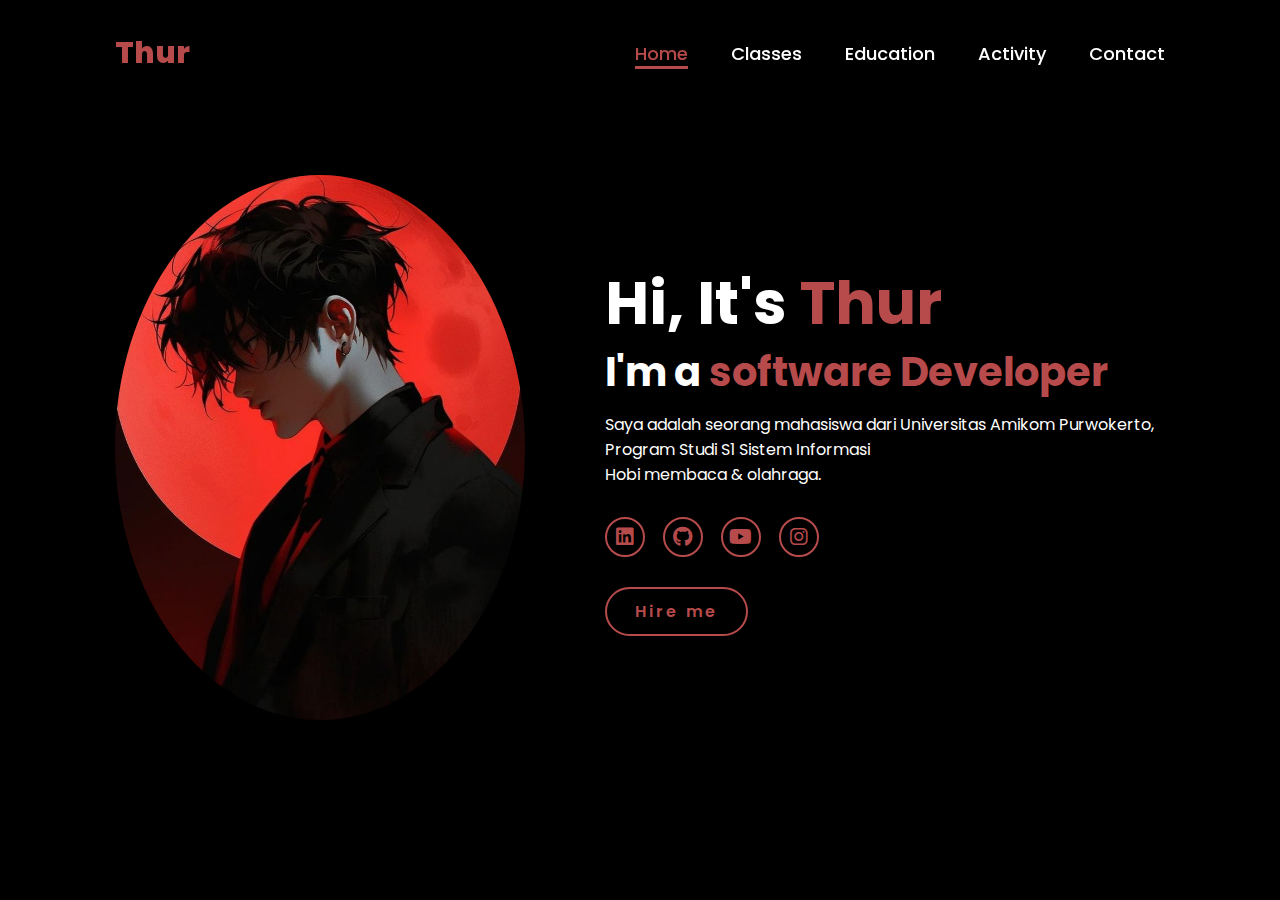
<file: index.html>
<!DOCTYPE html>
<html lang="en">
  <head>
    <meta charset="UTF-8" />
    <meta name="viewport" content="width=device-width, initial-scale=1.0" />
    <link rel="stylesheet" href="https://cdnjs.cloudflare.com/ajax/libs/font-awesome/6.5.2/css/all.min.css" />
    <link rel="stylesheet" href="style.css" />
    <title>Website Portofolio</title>
  </head>
  <body>
    <header>
      <a href="https://www.instagram.com/snturi_10" class="logo">Thur</a>

      <nav>
        <a href="#" class="active"> Home</a>
        <a href="html/classes.html">Classes</a>
        <a href="html/education.html">Education</a>
        <a href="html/pengalaman.html">Activity</a>
        <a href="html/contact.html">Contact</a>
      </nav>
    </header>
    <section class="home">
      <div class="home-img">
        <img src="img/main.jpg" alt="" />
      </div>
      <div class="home-content">
        <h1>Hi, It's <span>Thur</span></h1>
        <h3 class="typing-text">I'm a <span></span></h3>
        <p>
          Saya adalah seorang mahasiswa dari Universitas Amikom Purwokerto, Program Studi S1 Sistem Informasi <br />
          Hobi membaca & olahraga.
        </p>
        <div class="social-icons">
          <a href="#"><i class="fa-brands fa-linkedin"></i></a>
          <a href="https://github.com/RahmatHidayatSianturi"><i class="fa-brands fa-github"></i></a>
          <a href="https://www.youtube.com/@rahmathidayatsianturi4172"><i class="fa-brands fa-youtube"></i></a>
          <a href="https://www.instagram.com/snturi_10"><i class="fa-brands fa-instagram"></i></a>
        </div>
        <a href="html/contact.html" class="btn">Hire me</a>
      </div>
    </section>
  </body>
</html>
</file>
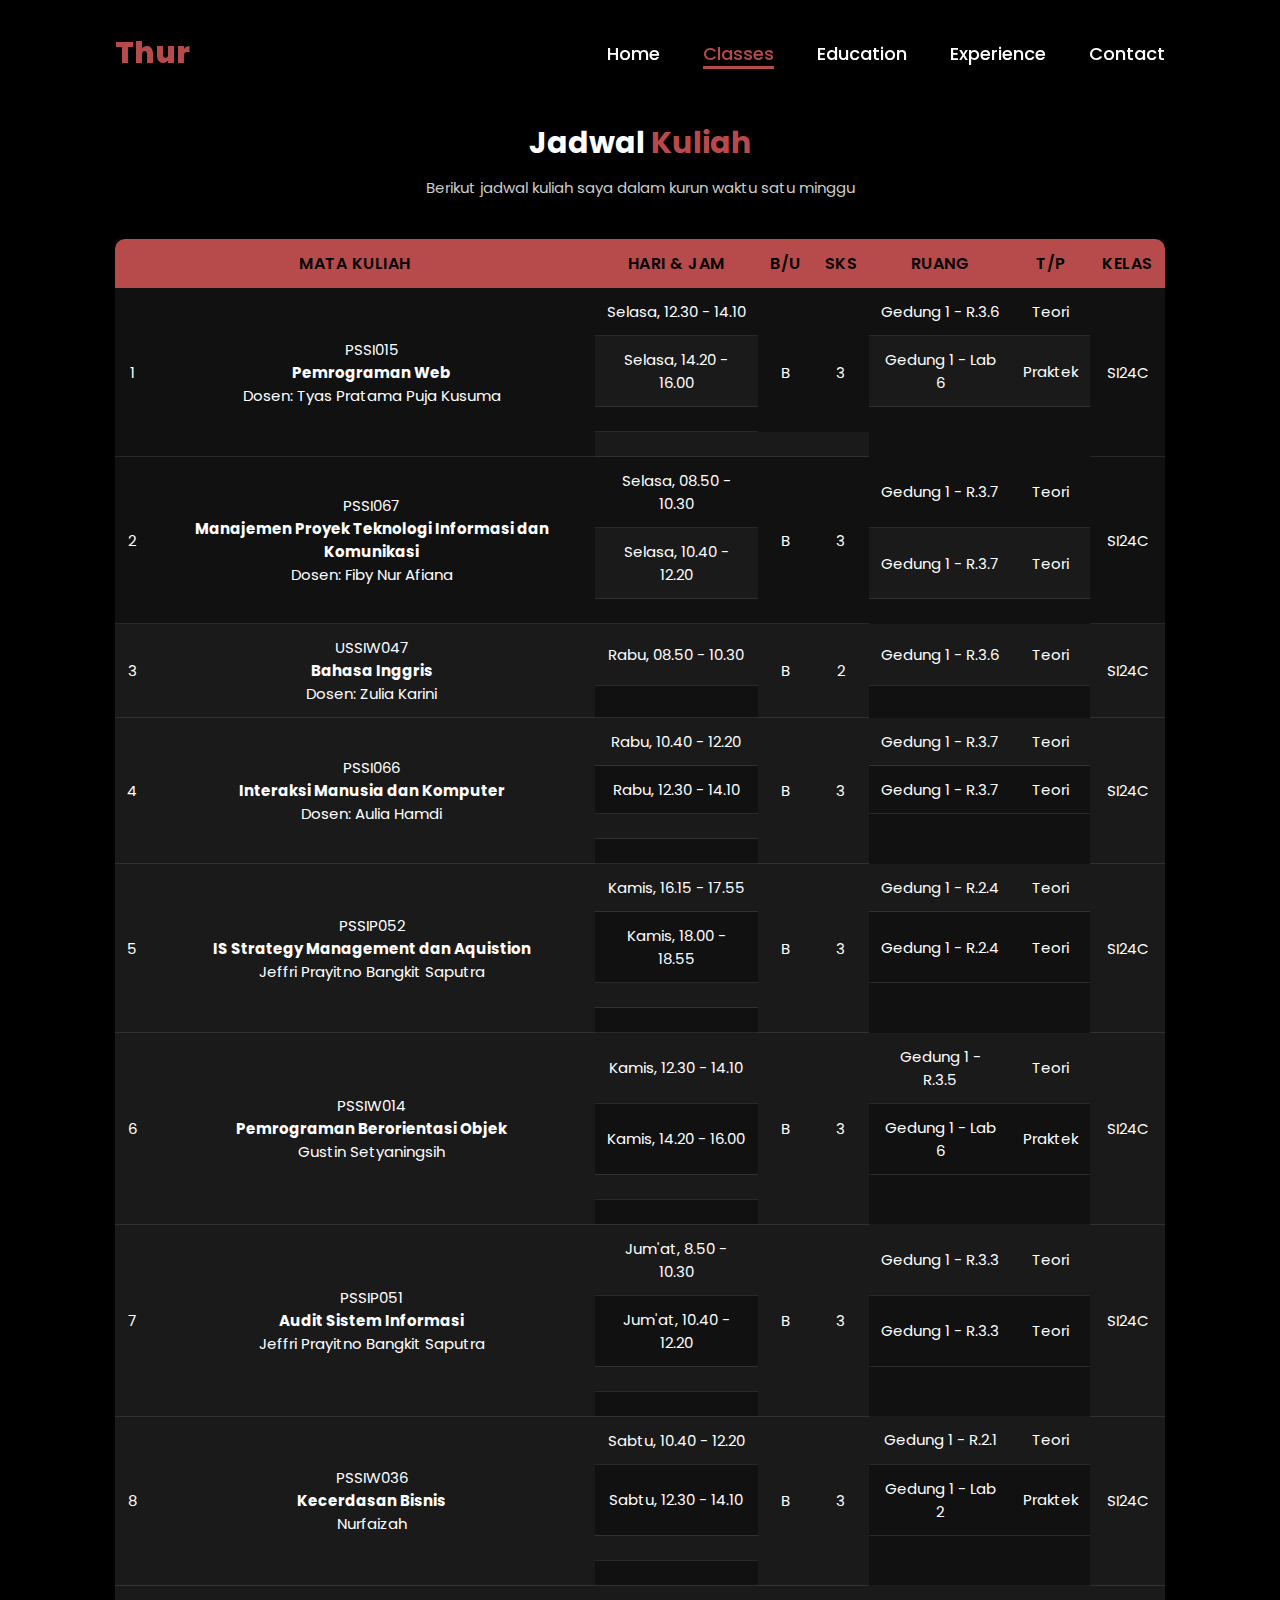
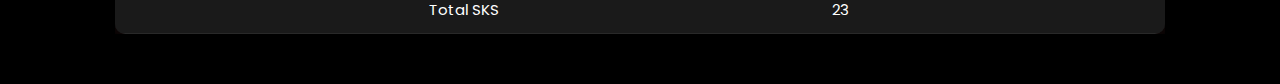
<file: html/classes.html>
<!DOCTYPE html>
<html lang="id">
  <head>
    <meta charset="UTF-8" />
    <meta name="viewport" content="width=device-width, initial-scale=1.0" />
    <title>Classes | Thur</title>
    <link rel="stylesheet" href="../css/classes.css" />
  </head>
  <body>
    <!-- ===== HEADER / NAVBAR ===== -->
    <header>
      <a href="#" class="logo">Thur</a>
      <nav>
        <a href="../index.html">Home</a>
        <a href="#" class="active">Classes</a>
        <a href="education.html">Education</a>
        <a href="experience.html">Experience</a>
        <a href="contact.html">Contact</a>
      </nav>
    </header>

    <!-- ===== CLASSES SECTION ===== -->
    <section class="classes" id="classes">
      <h1 class="heading">Jadwal <span>Kuliah</span></h1>
      <p class="subtitle">Berikut jadwal kuliah saya dalam kurun waktu satu minggu</p>

      <div class="table-container">
        <table>
          <thead>
            <tr>
              <th colspan="2">Mata Kuliah</th>
              <th>Hari & Jam</th>
              <th>B/U</th>
              <th>SKS</th>
              <th>Ruang</th>
              <th>T/P</th>
              <th>Kelas</th>
            </tr>
          </thead>
          <tbody>
            <tr>
              <td rowspan="4" class="no-col">1</td>
              <td rowspan="4" class="matkul-col">
                <span class="matkul-name"
                  >PSSI015 <br />
                  <strong>Pemrograman Web</strong></span
                ><br />
                <span class="dosen-name">Dosen: Tyas Pratama Puja Kusuma</span>
              </td>
              <td>Selasa, 12.30 - 14.10</td>
              <td rowspan="4">B</td>
              <td rowspan="4">3</td>
              <td>Gedung 1 - R.3.6</td>
              <td>Teori</td>
              <td rowspan="4">SI24C</td>
            </tr>
            <tr>
              <td>Selasa, 14.20 - 16.00</td>
              <td>Gedung 1 - Lab 6</td>
              <td>Praktek</td>
            </tr>
            <tr>
              <td colspan="3" class="hidden-row"></td>
            </tr>
            <tr>
              <td colspan="3" class="hidden-row"></td>
            </tr>

            <tr>
              <td rowspan="3" class="no-col">2</td>
              <td rowspan="3" class="matkul-col">
                <span class="matkul-name"
                  >PSSI067 <br />
                  <strong>Manajemen Proyek Teknologi Informasi dan Komunikasi</strong></span
                ><br />
                <span class="dosen-name">Dosen: Fiby Nur Afiana</span>
              </td>
              <td>Selasa, 08.50 - 10.30</td>
              <td rowspan="3">B</td>
              <td rowspan="3">3</td>
              <td>Gedung 1 - R.3.7</td>
              <td>Teori</td>
              <td rowspan="3">SI24C</td>
            </tr>
            <tr>
              <td>Selasa, 10.40 - 12.20</td>
              <td>Gedung 1 - R.3.7</td>
              <td>Teori</td>
            </tr>
            <tr>
              <td colspan="3" class="hidden-row"></td>
            </tr>

            <tr>
              <td rowspan="2" class="no-col">3</td>
              <td rowspan="2" class="matkul-col">
                <span class="matkul-name"
                  >USSIW047 <br />
                  <strong>Bahasa Inggris</strong></span
                ><br />
                <span class="dosen-name">Dosen: Zulia Karini</span>
              </td>
              <td>Rabu, 08.50 - 10.30</td>
              <td rowspan="2">B</td>
              <td rowspan="2">2</td>
              <td>Gedung 1 - R.3.6</td>
              <td>Teori</td>
              <td rowspan="2">SI24C</td>
            </tr>
            <tr>
              <td colspan="3" class="hidden-row"></td>
            </tr>

            <tr>
              <td rowspan="4" class="no-col">4</td>
              <td rowspan="4" class="matkul-col">
                <span class="matkul-name"
                  >PSSI066 <br />
                  <strong>Interaksi Manusia dan Komputer</strong></span
                ><br />
                <span class="dosen-name">Dosen: Aulia Hamdi</span>
              </td>
              <td>Rabu, 10.40 - 12.20</td>
              <td rowspan="4">B</td>
              <td rowspan="4">3</td>
              <td>Gedung 1 - R.3.7</td>
              <td>Teori</td>
              <td rowspan="4">SI24C</td>
            </tr>

            <tr>
              <td>Rabu, 12.30 - 14.10</td>
              <td>Gedung 1 - R.3.7</td>
              <td>Teori</td>
            </tr>
            <tr>
              <td colspan="3" class="hidden-row"></td>
            </tr>
            <tr>
              <td colspan="3" class="hidden-row"></td>
            </tr>

            <tr>
              <td rowspan="4" class="no-col">5</td>
              <td rowspan="4" class="matkul-col">
                <span class="matkul-name"
                  >PSSIP052 <br />
                  <strong>IS Strategy Management dan Aquistion</strong></span
                ><br />
                <span class="dosen-name">Jeffri Prayitno Bangkit Saputra</span>
              </td>
              <td>Kamis, 16.15 - 17.55</td>
              <td rowspan="4">B</td>
              <td rowspan="4">3</td>
              <td>Gedung 1 - R.2.4</td>
              <td>Teori</td>
              <td rowspan="4">SI24C</td>
            </tr>

            <tr>
              <td>Kamis, 18.00 - 18.55</td>
              <td>Gedung 1 - R.2.4</td>
              <td>Teori</td>
            </tr>
            <tr>
              <td colspan="3" class="hidden-row"></td>
            </tr>
            <tr>
              <td colspan="3" class="hidden-row"></td>
            </tr>

            <tr>
              <td rowspan="4" class="no-col">6</td>
              <td rowspan="4" class="matkul-col">
                <span class="matkul-name"
                  >PSSIW014 <br />
                  <strong>Pemrograman Berorientasi Objek</strong></span
                ><br />
                <span class="dosen-name">Gustin Setyaningsih</span>
              </td>
              <td>Kamis, 12.30 - 14.10</td>
              <td rowspan="4">B</td>
              <td rowspan="4">3</td>
              <td>Gedung 1 - R.3.5</td>
              <td>Teori</td>
              <td rowspan="4">SI24C</td>
            </tr>

            <tr>
              <td>Kamis, 14.20 - 16.00</td>
              <td>Gedung 1 - Lab 6</td>
              <td>Praktek</td>
            </tr>
            <tr>
              <td colspan="3" class="hidden-row"></td>
            </tr>
            <tr>
              <td colspan="3" class="hidden-row"></td>
            </tr>

            <tr>
              <td rowspan="4" class="no-col">7</td>
              <td rowspan="4" class="matkul-col">
                <span class="matkul-name"
                  >PSSIP051 <br />
                  <strong>Audit Sistem Informasi</strong></span
                ><br />
                <span class="dosen-name">Jeffri Prayitno Bangkit Saputra</span>
              </td>
              <td>Jum'at, 8.50 - 10.30</td>
              <td rowspan="4">B</td>
              <td rowspan="4">3</td>
              <td>Gedung 1 - R.3.3</td>
              <td>Teori</td>
              <td rowspan="4">SI24C</td>
            </tr>

            <tr>
              <td>Jum'at, 10.40 - 12.20</td>
              <td>Gedung 1 - R.3.3</td>
              <td>Teori</td>
            </tr>
            <tr>
              <td colspan="3" class="hidden-row"></td>
            </tr>
            <tr>
              <td colspan="3" class="hidden-row"></td>
            </tr>

            <tr>
              <td rowspan="4" class="no-col">8</td>
              <td rowspan="4" class="matkul-col">
                <span class="matkul-name"
                  >PSSIW036 <br />
                  <strong>Kecerdasan Bisnis</strong></span
                ><br />
                <span class="dosen-name">Nurfaizah</span>
              </td>
              <td>Sabtu, 10.40 - 12.20</td>
              <td rowspan="4">B</td>
              <td rowspan="4">3</td>
              <td>Gedung 1 - R.2.1</td>
              <td>Teori</td>
              <td rowspan="4">SI24C</td>
            </tr>

            <tr>
              <td>Sabtu, 12.30 - 14.10</td>
              <td>Gedung 1 - Lab 2</td>
              <td>Praktek</td>
            </tr>
            <tr>
              <td colspan="3" class="hidden-row"></td>
            </tr>
            <tr>
              <td colspan="3" class="hidden-row"></td>
            </tr>

            <tr>
              <td colspan="4" class="total-sks-label">Total SKS</td>
              <td class="total-sks-value">23</td>
              <td colspan="3"></td>
            </tr>
          </tbody>
        </table>
      </div>
    </section>
  </body>
</html>
</file>
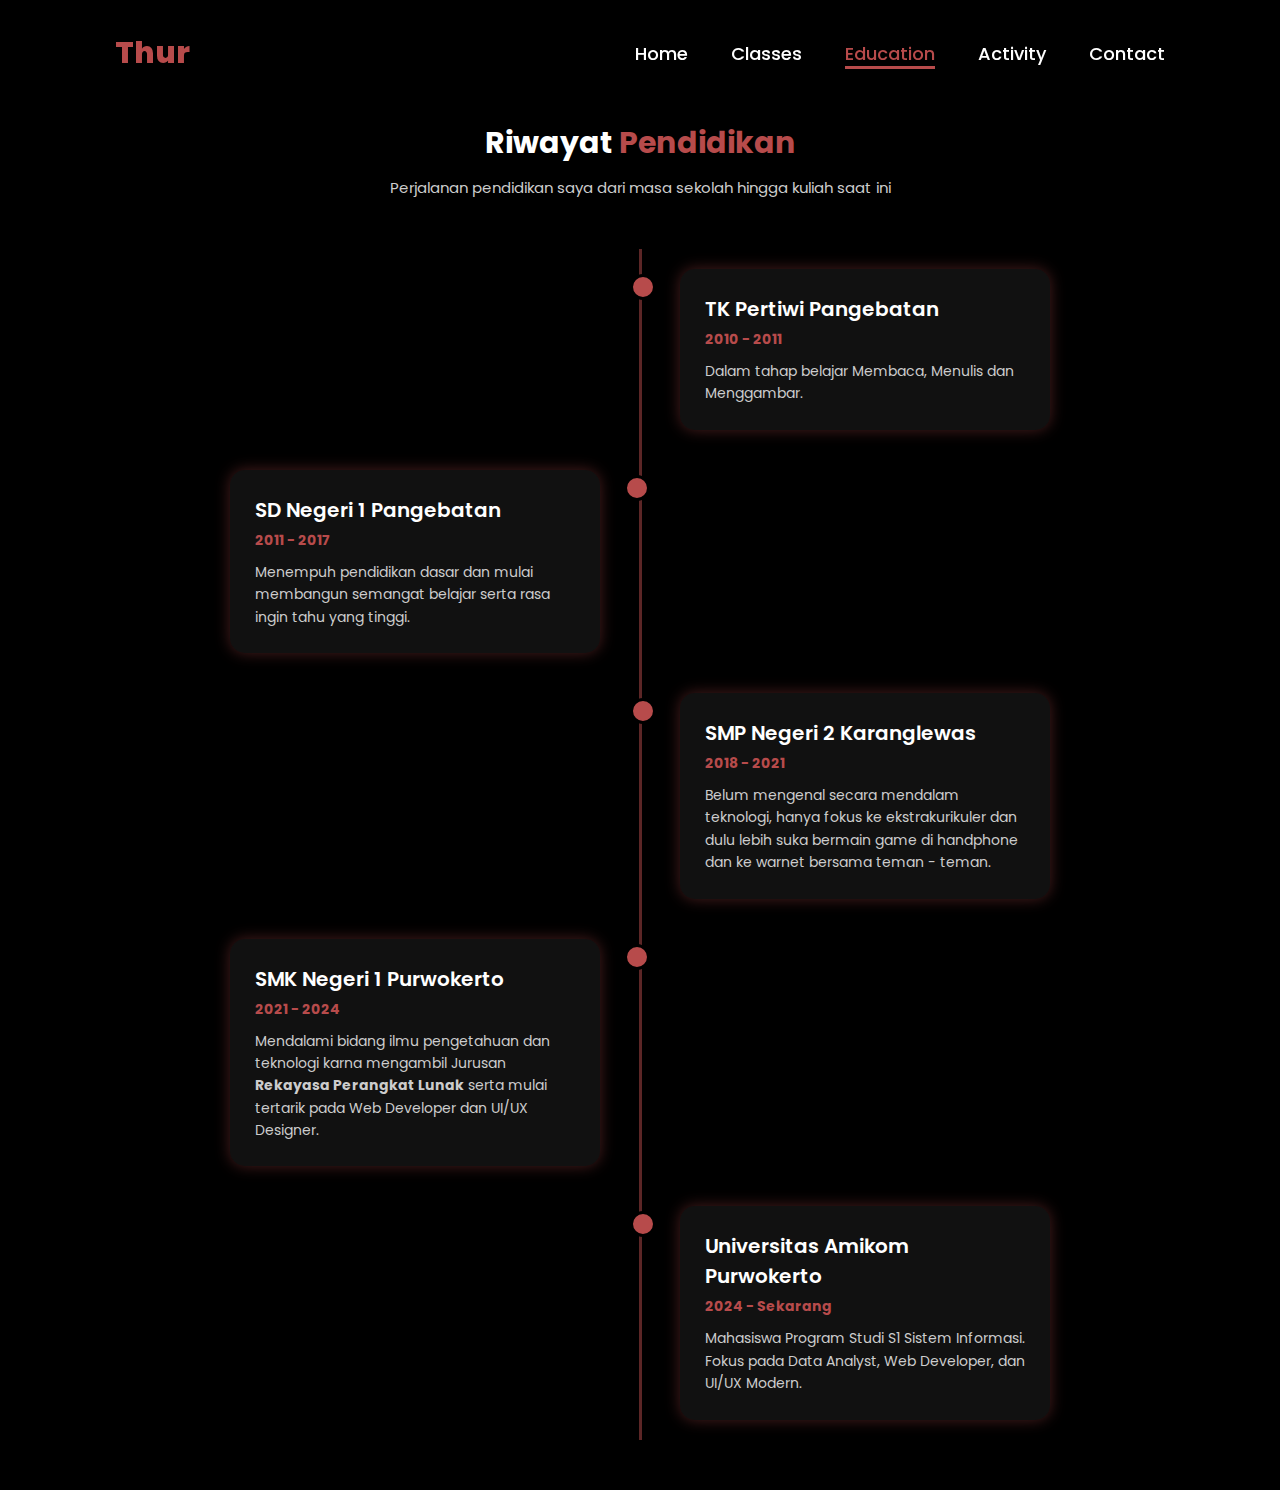
<file: html/education.html>
<!DOCTYPE html>
<html lang="id">
  <head>
    <meta charset="UTF-8" />
    <meta name="viewport" content="width=device-width, initial-scale=1.0" />
    <title>Education | Thur</title>
    <link rel="stylesheet" href="../css/education.css" />
  </head>
  <body>
    <header>
      <a href="#" class="logo">Thur</a>
      <nav>
        <a href="../index.html">Home</a>
        <a href="classes.html">Classes</a>
        <a href="#" class="active">Education</a>
        <a href="pengalaman.html">Activity</a>
        <a href="contact.html">Contact</a>
      </nav>
    </header>

    <section class="education" id="education">
      <h1 class="heading">Riwayat <span>Pendidikan</span></h1>
      <p class="subtitle">Perjalanan pendidikan saya dari masa sekolah hingga kuliah saat ini</p>

      <div class="timeline">
        <div class="container right">
          <div class="content">
            <h2>TK Pertiwi Pangebatan</h2>
            <h3>2010 - 2011</h3>
            <p>Dalam tahap belajar Membaca, Menulis dan Menggambar.</p>
          </div>
        </div>

        <div class="container left">
          <div class="content">
            <h2>SD Negeri 1 Pangebatan</h2>
            <h3>2011 - 2017</h3>
            <p>Menempuh pendidikan dasar dan mulai membangun semangat belajar serta rasa ingin tahu yang tinggi.</p>
          </div>
        </div>

        <div class="container right">
          <div class="content">
            <h2>SMP Negeri 2 Karanglewas</h2>
            <h3>2018 - 2021</h3>
            <p>Belum mengenal secara mendalam teknologi, hanya fokus ke ekstrakurikuler dan dulu lebih suka bermain game di handphone dan ke warnet bersama teman - teman.</p>
          </div>
        </div>

        <div class="container left">
          <div class="content">
            <h2>SMK Negeri 1 Purwokerto</h2>
            <h3>2021 - 2024</h3>
            <p>Mendalami bidang ilmu pengetahuan dan teknologi karna mengambil Jurusan <strong>Rekayasa Perangkat Lunak</strong> serta mulai tertarik pada Web Developer dan UI/UX Designer.</p>
          </div>
        </div>

        <div class="container right">
          <div class="content">
            <h2>Universitas Amikom Purwokerto</h2>
            <h3>2024 - Sekarang</h3>
            <p>Mahasiswa Program Studi S1 Sistem Informasi. Fokus pada Data Analyst, Web Developer, dan UI/UX Modern.</p>
          </div>
        </div>
      </div>
    </section>
  </body>
</html>
</file>
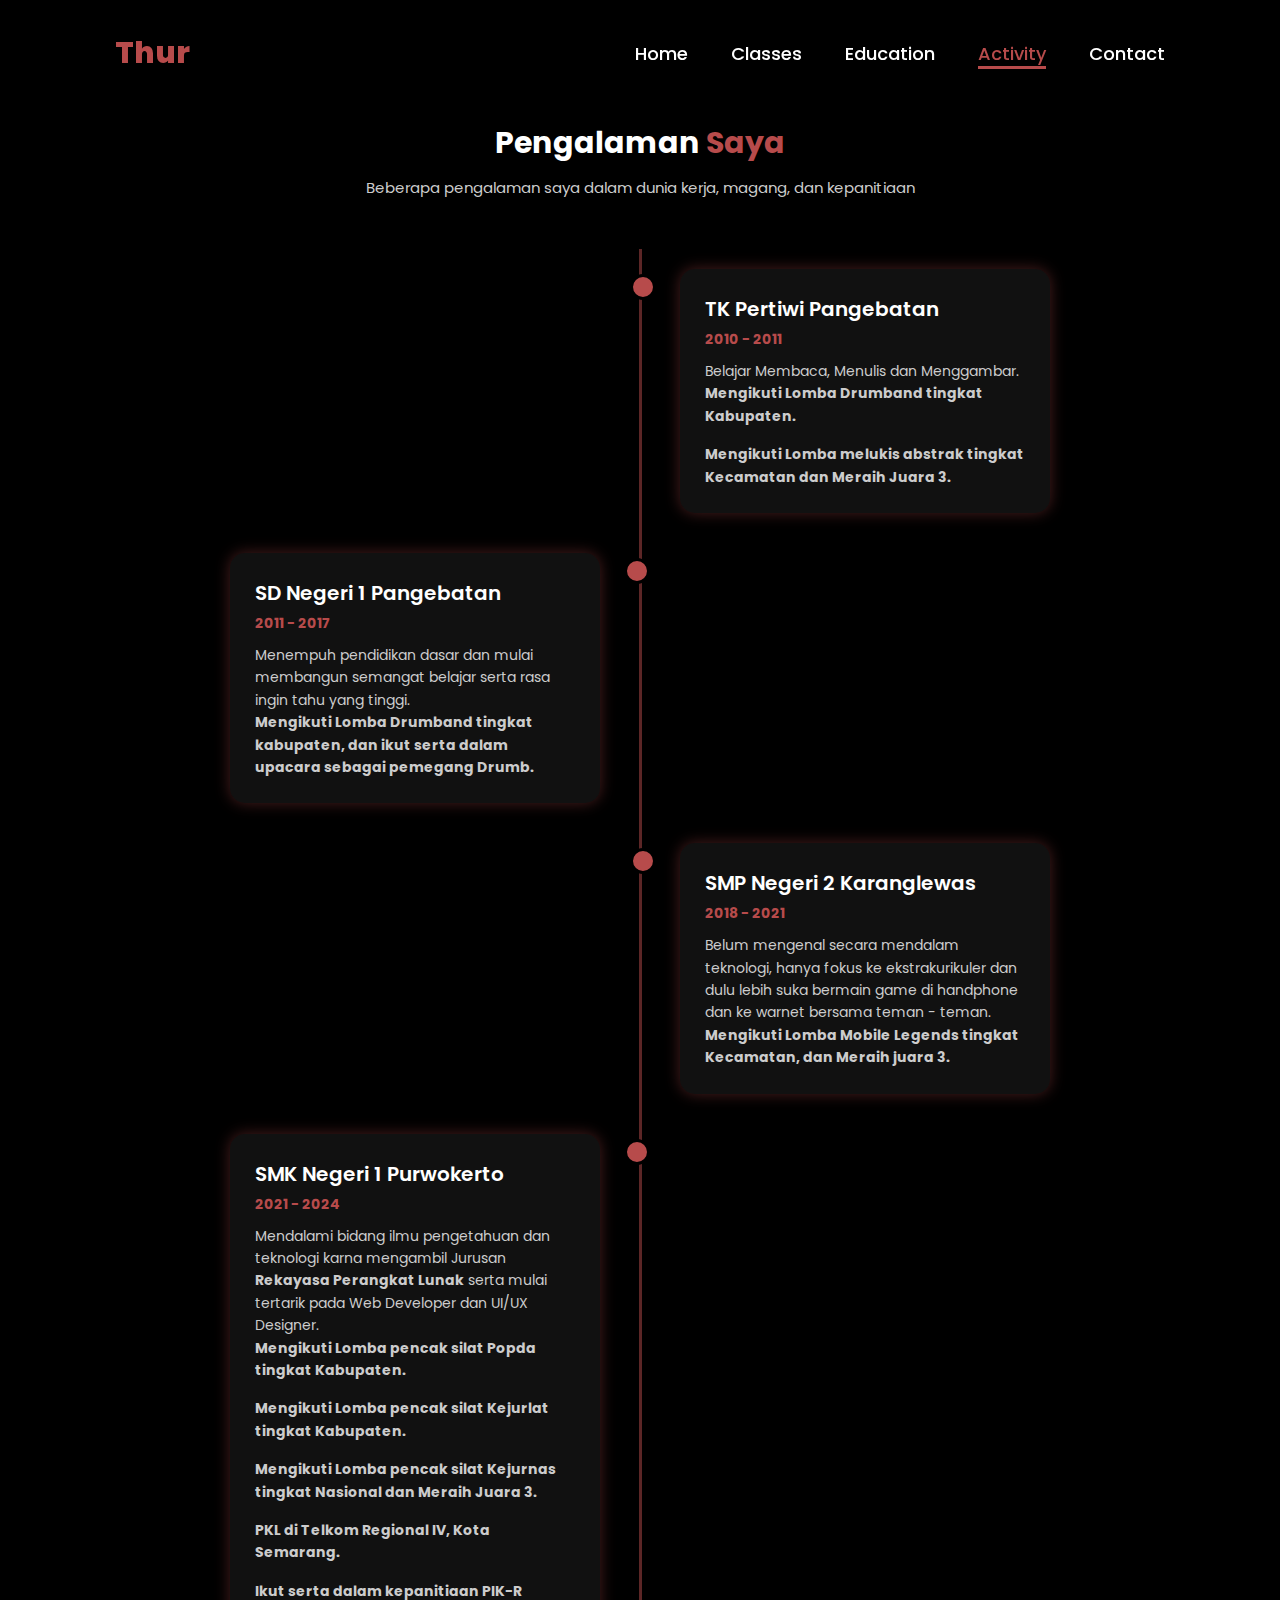
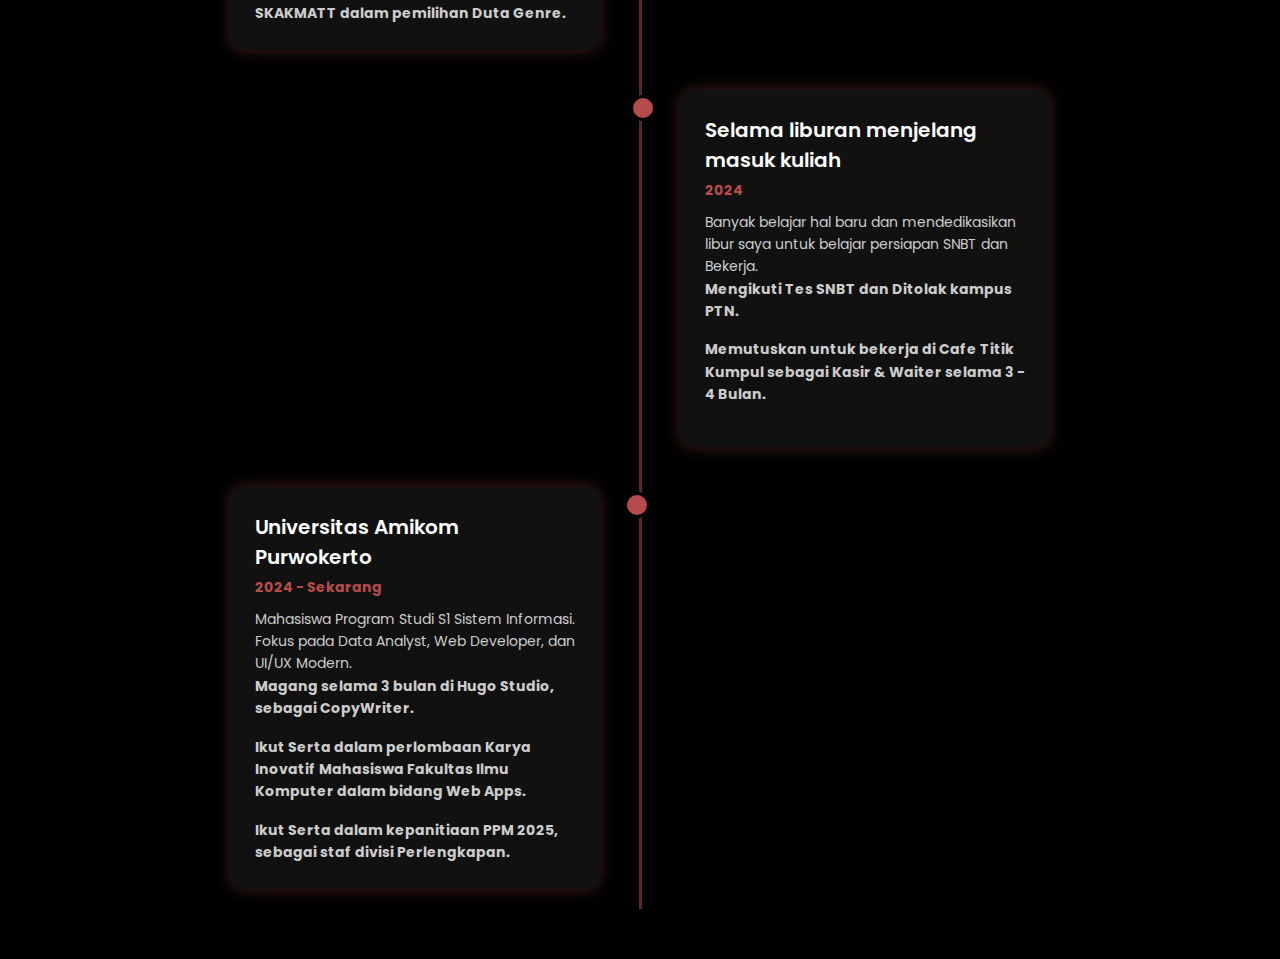
<file: html/pengalaman.html>
<!DOCTYPE html>
<html lang="id">
  <head>
    <meta charset="UTF-8" />
    <meta name="viewport" content="width=device-width, initial-scale=1.0" />
    <title>Education | Thur</title>
    <link rel="stylesheet" href="../css/pengalaman.css" />
  </head>
  <body>
    <header>
      <a href="#" class="logo">Thur</a>
      <nav>
        <a href="../index.html">Home</a>
        <a href="classes.html">Classes</a>
        <a href="education.html">Education</a>
        <a href="#" class="active">Activity</a>
        <a href="contact.html">Contact</a>
      </nav>
    </header>

    <section class="education" id="education">
      <h1 class="heading">Pengalaman <span>Saya</span></h1>
      <p class="subtitle">Beberapa pengalaman saya dalam dunia kerja, magang, dan kepanitiaan</p>

      <div class="timeline">
        <div class="container right">
          <div class="content">
            <h2>TK Pertiwi Pangebatan</h2>
            <h3>2010 - 2011</h3>
            <p>Belajar Membaca, Menulis dan Menggambar.</p>
            <p><strong>Mengikuti Lomba Drumband tingkat Kabupaten.</strong></p>
            <br />
            <p><strong>Mengikuti Lomba melukis abstrak tingkat Kecamatan dan Meraih Juara 3.</strong></p>
          </div>
        </div>

        <div class="container left">
          <div class="content">
            <h2>SD Negeri 1 Pangebatan</h2>
            <h3>2011 - 2017</h3>
            <p>Menempuh pendidikan dasar dan mulai membangun semangat belajar serta rasa ingin tahu yang tinggi.</p>
            <p><strong>Mengikuti Lomba Drumband tingkat kabupaten, dan ikut serta dalam upacara sebagai pemegang Drumb.</strong></p>
          </div>
        </div>

        <div class="container right">
          <div class="content">
            <h2>SMP Negeri 2 Karanglewas</h2>
            <h3>2018 - 2021</h3>
            <p>Belum mengenal secara mendalam teknologi, hanya fokus ke ekstrakurikuler dan dulu lebih suka bermain game di handphone dan ke warnet bersama teman - teman.</p>
            <p><strong>Mengikuti Lomba Mobile Legends tingkat Kecamatan, dan Meraih juara 3.</strong></p>
          </div>
        </div>

        <div class="container left">
          <div class="content">
            <h2>SMK Negeri 1 Purwokerto</h2>
            <h3>2021 - 2024</h3>
            <p>Mendalami bidang ilmu pengetahuan dan teknologi karna mengambil Jurusan <strong>Rekayasa Perangkat Lunak</strong> serta mulai tertarik pada Web Developer dan UI/UX Designer.</p>
            <p><strong>Mengikuti Lomba pencak silat Popda tingkat Kabupaten.</strong></p>
            <br />
            <p><strong>Mengikuti Lomba pencak silat Kejurlat tingkat Kabupaten.</strong></p>
            <br />
            <p><strong>Mengikuti Lomba pencak silat Kejurnas tingkat Nasional dan Meraih Juara 3.</strong></p>
            <br />
            <p><strong>PKL di Telkom Regional IV, Kota Semarang.</strong></p>
            <br />
            <p><strong>Ikut serta dalam kepanitiaan PIK-R SKAKMATT dalam pemilihan Duta Genre.</strong></p>
          </div>
        </div>

        <div class="container right">
          <div class="content">
            <h2>Selama liburan menjelang masuk kuliah</h2>
            <h3>2024</h3>
            <p>Banyak belajar hal baru dan mendedikasikan libur saya untuk belajar persiapan SNBT dan Bekerja.</p>
            <p><strong>Mengikuti Tes SNBT dan Ditolak kampus PTN.</strong></p>
            <br />
            <p><strong>Memutuskan untuk bekerja di Cafe Titik Kumpul sebagai Kasir & Waiter selama 3 - 4 Bulan.</strong></p>
            <br />
          </div>
        </div>

        <div class="container left">
          <div class="content">
            <h2>Universitas Amikom Purwokerto</h2>
            <h3>2024 - Sekarang</h3>
            <p>Mahasiswa Program Studi S1 Sistem Informasi. Fokus pada Data Analyst, Web Developer, dan UI/UX Modern.</p>
            <p><strong>Magang selama 3 bulan di Hugo Studio, sebagai CopyWriter.</strong></p>
            <br />
            <p><strong>Ikut Serta dalam perlombaan Karya Inovatif Mahasiswa Fakultas Ilmu Komputer dalam bidang Web Apps.</strong></p>
            <br />
            <p><strong>Ikut Serta dalam kepanitiaan PPM 2025, sebagai staf divisi Perlengkapan.</strong></p>
          </div>
        </div>
      </div>
    </section>
  </body>
</html>
</file>
<file: style.css>
@import url('https://fonts.googleapis.com/css2?family=Poppins:wght@100;200;300;400;500;600&display=swap');

* {
  margin: 0;
  padding: 0;
  box-sizing: border-box;
  text-decoration: none;
  border: none;
  outline: none;
  font-family: 'Poppins', sans-serif;
}

html {
  font-size: 62.5%;
}

body {
  width: 100%;
  height: 100vh;
  overflow-x: hidden;
  background-color: black;
  color: white;
}

header {
  margin-top: 20px;
  position: fixed;
  top: 0;
  left: 0;
  width: 100%;
  padding: 1rem 9%;
  background-color: transparent;
  filter: drop-shadow(10px);
  display: flex;
  justify-content: space-between;
  align-items: center;
  z-index: 100;
}

.logo {
  font-size: 3rem;
  color: #b74b4b;
  font-weight: 800;
  cursor: pointer;
  transition: 0.5s ease;
}

.logo:hover {
  transform: scale(1.1);
}

nav a {
  font-size: 1.8rem;
  color: white;
  margin-left: 4rem;
  font-weight: 500;
  transition: 0.3s ease;
  border-bottom: 3px solid transparent;
}

nav a:hover,
nav a.active {
  color: #b74b4b;
  border-bottom: 3px solid #b74b4b;
}

@media (max-width: 995px) {
  nav {
    position: absolute;
    display: none;
    top: 0;
    right: 0;
    width: 40%;
    border-left: 3px solid #b74b4b;
    border-bottom: 3px solid #b74b4b;
    border-bottom-left-radius: 2rem;
    padding: 1rem solid;
    background-color: #161616;
    border-top: 0.1rem solid rgba(0, 0, 0, 0.1);
  }

  nav.active {
    display: block;
  }

  nav a {
    display: block;
    font-size: 2rem;
    margin: 3rem 0;
  }

  nav a:hover,
  nav a.active {
    padding: 1rem;
    border-radius: 0.5rem;
    border-bottom: 0.5rem solid #b74b4b;
  }
}

section {
  min-height: 100vh;
  padding: 5rem 9% 5rem;
}

.home {
  display: flex;
  justify-content: center;
  align-items: center;
  gap: 8rem;
  background-color: black;
}

.home .home-content h1 {
  font-size: 6rem;
  font-weight: 700;
  line-height: 1.3;
}

span {
  color: #b74b4b;
}

.home-content h3 {
  font-size: 4rem;
  margin-bottom: 1rem;
  font-weight: 700;
}

.home-content p {
  font-size: 1.6rem;
}

.home-img {
  border-radius: 50%;
}

.home-img img {
  position: relative;
  width: 32vw;
  border-radius: 50%;
  box-shadow: 0 0 25px solid #b74b4b;
  cursor: pointer;
  transition: 0.2s linear;
}

.home-img img:hover {
  font-size: 1.8rem;
  font-weight: 500;
}

.social-icons a {
  display: inline-flex;
  justify-content: center;
  align-items: center;
  width: 4rem;
  height: 4rem;
  background-color: transparent;
  border: 0.2rem solid #b74b4b;
  font-size: 2rem;
  border-radius: 50%;
  margin: 3rem 1.5rem 3rem 0;
  transition: 0.3s ease;
  color: #b74b4b;
}

.social-icons a:hover {
  color: black;
  transform: scale(1.3) translateY(-5px);
  background-color: #b74b4b;
  box-shadow: 0 0 25px #b74b4b;
}

.btn {
  display: inline-block;
  padding: 1rem 2.8rem;
  background-color: black;
  border-radius: 4rem;
  font-size: 1.6rem;
  color: #b74b4b;
  letter-spacing: 0.3rem;
  font-weight: 600;
  border: 2px solid #b74b4b;
  transition: 0.3s ease;
  cursor: pointer;
}

.btn:hover {
  transform: scale3d(1.03);
  background-color: #b74b4b;
  color: black;
  box-shadow: 0 0 25px #b74b4b;
}

.typing-text {
  font-size: 34px;
  font-weight: 600;
  min-width: 280px;
}

.typing-text span {
  position: relative;
}

.typing-text span::before {
  content: 'software Developer';
  color: #b74b4b;
  animation: words 20s infinite;
}

.typing-text span::after {
  content: '';
  background-color: black;
  position: absolute;
  width: calc(100% + 8px);
  height: 100%;
  border-left: 3px solid black;
  right: -8;
  animation: cursor 0.6s infinite;
}

@keyframes cursor {
  to {
    border-left: 3px solid #b74b4b;
  }
}

@keyframes words {
  0%,
  20% {
    content: 'Web Developer';
  }
  21%,
  40% {
    content: 'Developer';
  }
  41%,
  60% {
    content: 'Web Designer';
  }
  61%,
  80% {
    content: 'Youtuber';
  }
  81%,
  100% {
    content: 'Script Writer';
  }
}

@media (max-width: 1000px) {
  .home {
    gap: 4rem;
  }
}

@media (max-width: 995px) {
  .home {
    flex-direction: column;
    margin: 5rem 4rem;
  }

  .home .home-content h3 {
    font-size: 2.5rem;
  }

  .home-content h1 {
    font-size: 5rem;
  }

  .home-img img {
    width: 70vw;
    margin-top: 4rem;
  }
}
</file>
<file: css/classes.css>
@import url('https://fonts.googleapis.com/css2?family=Poppins:wght@200;300;400;500;600&display=swap');

* {
  margin: 0;
  padding: 0;
  box-sizing: border-box;
  font-family: 'Poppins', sans-serif;
}

html {
  font-size: 62.5%;
  scroll-behavior: smooth;
}

body {
  width: 100%;
  min-height: 100vh;
  background-color: black;
  color: white;
  overflow-x: hidden;
}

/* === NAVBAR === */
header {
  margin-top: 20px;
  position: fixed;
  top: 0;
  left: 0;
  width: 100%;
  padding: 1rem 9%;
  background-color: transparent;
  display: flex;
  justify-content: space-between;
  align-items: center;
  z-index: 100;
}

header,
a {
  text-decoration: none;
}

.logo {
  font-size: 3rem;
  color: #b74b4b;
  font-weight: 800;
  cursor: pointer;
  transition: 0.5s ease;
}

.logo:hover {
  transform: scale(1.1);
}

nav a {
  font-size: 1.8rem;
  color: white;
  margin-left: 4rem;
  font-weight: 500;
  transition: 0.3s ease;
  border-bottom: 3px solid transparent;
  text-decoration: none;
}

nav a:hover,
nav a.active {
  color: #b74b4b;
  border-bottom: 3px solid #b74b4b;
}

/* === SECTION === */
section.classes {
  padding: 12rem 9% 5rem;
  background-color: black;
  text-align: center;
}

.heading {
  font-size: 3rem;
  font-weight: 700;
  margin-bottom: 1rem;
}

.heading span {
  color: #b74b4b;
}

.subtitle {
  font-size: 1.5rem;
  color: #ccc;
  margin-bottom: 4rem;
}

/* === TABLE STYLING === */
.table-container {
  overflow-x: auto;
  margin-top: 2rem;
}

table {
  width: 100%;
  border-collapse: collapse;
  background-color: #111;
  color: white;
  border-radius: 1rem;
  overflow: hidden;
  box-shadow: 0 0 20px rgba(183, 75, 75, 0.2);
}

thead {
  background-color: #b74b4b;
}

thead th {
  font-size: 1.6rem;
  font-weight: 600;
  padding: 1.2rem;
  text-transform: uppercase;
  letter-spacing: 0.05rem;
  color: black;
}

tbody td {
  font-size: 1.5rem;
  padding: 1.2rem;
  border-bottom: 1px solid rgba(255, 255, 255, 0.1);
}

tbody tr:nth-child(even) {
  background-color: #1a1a1a;
}

tbody tr:hover {
  background-color: rgba(183, 75, 75, 0.2);
  transition: 0.3s ease;
}

@media (max-width: 768px) {
  thead {
    display: none;
  }

  table,
  tbody,
  tr,
  td {
    display: block;
    width: 100%;
  }

  tr {
    margin-bottom: 2rem;
    background-color: #111;
    border-radius: 1rem;
    padding: 1.5rem;
  }

  td {
    font-size: 1.4rem;
    text-align: left;
    padding: 0.8rem 1rem;
    border: none;
  }

  td::before {
    content: attr(data-label);
    display: block;
    font-weight: 600;
    color: #b74b4b;
  }

  /* === TABLE STYLING ADDITIONS === */
  /* Styling untuk sel yang berisi Nama Matkul dan Dosen */
  .matkul-col {
    text-align: left;
    line-height: 1.4;
  }

  .matkul-col .matkul-name {
    display: block;
    font-weight: 600;
    margin-bottom: 0.2rem;
    color: #fff;
  }

  .matkul-col .dosen-name {
    display: block;
    font-size: 1.3rem;
    color: #b74b4b; /* Warna merah untuk nama Dosen */
    font-style: italic;
  }

  /* Menyembunyikan baris kosong yang dibuat untuk rowspan (Hanya untuk desktop) */
  .hidden-row {
    display: none;
  }

  /* Styling untuk Total SKS */
  .total-sks-label {
    font-weight: 700;
    text-align: right !important;
    color: #b74b4b;
    font-size: 1.6rem !important;
  }

  .total-sks-value {
    font-weight: 700;
    font-size: 1.6rem !important;
  }

  /* Border styling untuk sel yang digabungkan (opsional, untuk tampilan lebih bersih) */
  tbody tr td:first-child {
    border-left: none;
  }

  tbody tr td:last-child {
    border-right: none;
  }

  /* === MEDIA QUERY ADJUSTMENTS (PENTING untuk ROWSPAN) === */
  @media (max-width: 768px) {
    /* Hapus semua styling yang dibuat untuk rowspan di mobile */
    .hidden-row {
      display: none !important;
    }

    /* Reset rowspan cells */
    .no-col,
    .matkul-col {
      display: block !important;
      width: 100% !important;
      text-align: left !important;
    }

    /* Tampilkan label data yang hilang di mobile */
    .no-col::before {
      content: 'No' !important;
    }
    .matkul-col::before {
      content: 'Mata Kuliah' !important;
    }

    /* Hilangkan Dosen di baris terpisah karena akan ditampilkan bersama Matkul */
    .matkul-col .dosen-name {
      margin-top: 0.5rem;
      font-size: 1.4rem;
    }

    /* Koreksi label untuk baris data */
    /* Anda perlu menambahkan atribut data-label di HTML untuk setiap sel */
    /* Karena modifikasi HTML terlalu banyak, saya hanya menyertakan koreksi umum */

    /* Tampilan SKS */
    .total-sks-label {
      text-align: left !important;
      font-size: 1.4rem !important;
      color: #b74b4b !important;
    }

    .total-sks-label::before {
      content: '' !important;
      display: none !important;
    }
  }
}
</file>
<file: css/education.css>
@import url('https://fonts.googleapis.com/css2?family=Poppins:wght@100;200;300;400;500;600&display=swap');

* {
  margin: 0;
  padding: 0;
  box-sizing: border-box;
  text-decoration: none;
  border: none;
  outline: none;
  font-family: 'Poppins', sans-serif;
}

html {
  font-size: 62.5%;
}

body {
  width: 100%;
  min-height: 100vh;
  background-color: black;
  color: white;
  overflow-x: hidden;
}

/* === NAVBAR === */
header {
  margin-top: 20px;
  position: fixed;
  top: 0;
  left: 0;
  width: 100%;
  padding: 1rem 9%;
  background-color: transparent;
  filter: drop-shadow(10px);
  display: flex;
  justify-content: space-between;
  align-items: center;
  z-index: 100;
}

.logo {
  font-size: 3rem;
  color: #b74b4b;
  font-weight: 800;
  cursor: pointer;
  transition: 0.5s ease;
}

.logo:hover {
  transform: scale(1.1);
}

nav a {
  font-size: 1.8rem;
  color: white;
  margin-left: 4rem;
  font-weight: 500;
  transition: 0.3s ease;
  border-bottom: 3px solid transparent;
}

nav a:hover,
nav a.active {
  color: #b74b4b;
  border-bottom: 3px solid #b74b4b;
}

@media (max-width: 995px) {
  nav {
    position: absolute;
    display: none;
    top: 0;
    right: 0;
    width: 40%;
    border-left: 3px solid #b74b4b;
    border-bottom: 3px solid #b74b4b;
    border-bottom-left-radius: 2rem;
    padding: 1rem solid;
    background-color: #161616;
  }

  nav.active {
    display: block;
  }

  nav a {
    display: block;
    font-size: 2rem;
    margin: 3rem 0;
  }

  nav a:hover,
  nav a.active {
    padding: 1rem;
    border-radius: 0.5rem;
    border-bottom: 0.5rem solid #b74b4b;
  }
}

/* === EDUCATION SECTION === */
section.education {
  padding: 12rem 9% 5rem;
  background-color: black;
}

.heading {
  text-align: center;
  font-size: 3rem;
  color: white;
  font-weight: 700;
  margin-bottom: 1rem;
}

.heading span {
  color: #b74b4b;
}

.subtitle {
  text-align: center;
  color: #ccc;
  font-size: 1.5rem;
  margin-bottom: 5rem;
}

.timeline {
  position: relative;
  max-width: 900px;
  margin: 0 auto;
}

.timeline::after {
  content: '';
  position: absolute;
  width: 3px;
  background-color: #b74b4b;
  top: 0;
  bottom: 0;
  left: 50%;
  margin-left: -1.5px;
  opacity: 0.5;
}

.container {
  padding: 2rem 4rem;
  position: relative;
  width: 50%;
}

.left {
  left: 0;
}

.right {
  left: 50%;
}

.container::after {
  content: '';
  position: absolute;
  width: 2rem;
  height: 2rem;
  right: -1rem;
  background-color: #b74b4b;
  border: 3px solid #000;
  top: 25px;
  border-radius: 50%;
  z-index: 1;
}

.right::after {
  left: -1rem;
}

.content {
  background-color: #111;
  border-radius: 1.5rem;
  padding: 2.5rem;
  box-shadow: 0 0 15px rgba(183, 75, 75, 0.4);
  transition: 0.3s ease;
}

.content:hover {
  transform: translateY(-5px);
  box-shadow: 0 0 25px rgba(183, 75, 75, 0.6);
}

.content h2 {
  font-size: 2rem;
  font-weight: 600;
  color: white;
  margin-bottom: 0.5rem;
}

.content h3 {
  font-size: 1.4rem;
  color: #b74b4b;
  margin-bottom: 1rem;
}

.content p {
  color: #ccc;
  font-size: 1.4rem;
  line-height: 1.6;
}

@media screen and (max-width: 700px) {
  .timeline::after {
    left: 31px;
  }

  .container {
    width: 100%;
    padding-left: 70px;
    padding-right: 25px;
  }

  .container::after {
    left: 15px;
  }

  .right {
    left: 0%;
  }
}
</file>
<file: css/pengalaman.css>
@import url('https://fonts.googleapis.com/css2?family=Poppins:wght@100;200;300;400;500;600&display=swap');

* {
  margin: 0;
  padding: 0;
  box-sizing: border-box;
  text-decoration: none;
  border: none;
  outline: none;
  font-family: 'Poppins', sans-serif;
}

html {
  font-size: 62.5%;
}

body {
  width: 100%;
  min-height: 100vh;
  background-color: black;
  color: white;
  overflow-x: hidden;
}

/* === NAVBAR === */
header {
  margin-top: 20px;
  position: fixed;
  top: 0;
  left: 0;
  width: 100%;
  padding: 1rem 9%;
  background-color: transparent;
  filter: drop-shadow(10px);
  display: flex;
  justify-content: space-between;
  align-items: center;
  z-index: 100;
}

.logo {
  font-size: 3rem;
  color: #b74b4b;
  font-weight: 800;
  cursor: pointer;
  transition: 0.5s ease;
}

.logo:hover {
  transform: scale(1.1);
}

nav a {
  font-size: 1.8rem;
  color: white;
  margin-left: 4rem;
  font-weight: 500;
  transition: 0.3s ease;
  border-bottom: 3px solid transparent;
}

nav a:hover,
nav a.active {
  color: #b74b4b;
  border-bottom: 3px solid #b74b4b;
}

@media (max-width: 995px) {
  nav {
    position: absolute;
    display: none;
    top: 0;
    right: 0;
    width: 40%;
    border-left: 3px solid #b74b4b;
    border-bottom: 3px solid #b74b4b;
    border-bottom-left-radius: 2rem;
    padding: 1rem solid;
    background-color: #161616;
  }

  nav.active {
    display: block;
  }

  nav a {
    display: block;
    font-size: 2rem;
    margin: 3rem 0;
  }

  nav a:hover,
  nav a.active {
    padding: 1rem;
    border-radius: 0.5rem;
    border-bottom: 0.5rem solid #b74b4b;
  }
}

/* === EDUCATION SECTION === */
section.education {
  padding: 12rem 9% 5rem;
  background-color: black;
}

.heading {
  text-align: center;
  font-size: 3rem;
  color: white;
  font-weight: 700;
  margin-bottom: 1rem;
}

.heading span {
  color: #b74b4b;
}

.subtitle {
  text-align: center;
  color: #ccc;
  font-size: 1.5rem;
  margin-bottom: 5rem;
}

.timeline {
  position: relative;
  max-width: 900px;
  margin: 0 auto;
}

.timeline::after {
  content: '';
  position: absolute;
  width: 3px;
  background-color: #b74b4b;
  top: 0;
  bottom: 0;
  left: 50%;
  margin-left: -1.5px;
  opacity: 0.5;
}

.container {
  padding: 2rem 4rem;
  position: relative;
  width: 50%;
}

.left {
  left: 0;
}

.right {
  left: 50%;
}

.container::after {
  content: '';
  position: absolute;
  width: 2rem;
  height: 2rem;
  right: -1rem;
  background-color: #b74b4b;
  border: 3px solid #000;
  top: 25px;
  border-radius: 50%;
  z-index: 1;
}

.right::after {
  left: -1rem;
}

.content {
  background-color: #111;
  border-radius: 1.5rem;
  padding: 2.5rem;
  box-shadow: 0 0 15px rgba(183, 75, 75, 0.4);
  transition: 0.3s ease;
}

.content:hover {
  transform: translateY(-5px);
  box-shadow: 0 0 25px rgba(183, 75, 75, 0.6);
}

.content h2 {
  font-size: 2rem;
  font-weight: 600;
  color: white;
  margin-bottom: 0.5rem;
}

.content h3 {
  font-size: 1.4rem;
  color: #b74b4b;
  margin-bottom: 1rem;
}

.content p {
  color: #ccc;
  font-size: 1.4rem;
  line-height: 1.6;
}

@media screen and (max-width: 700px) {
  .timeline::after {
    left: 31px;
  }

  .container {
    width: 100%;
    padding-left: 70px;
    padding-right: 25px;
  }

  .container::after {
    left: 15px;
  }

  .right {
    left: 0%;
  }
}
</file>
